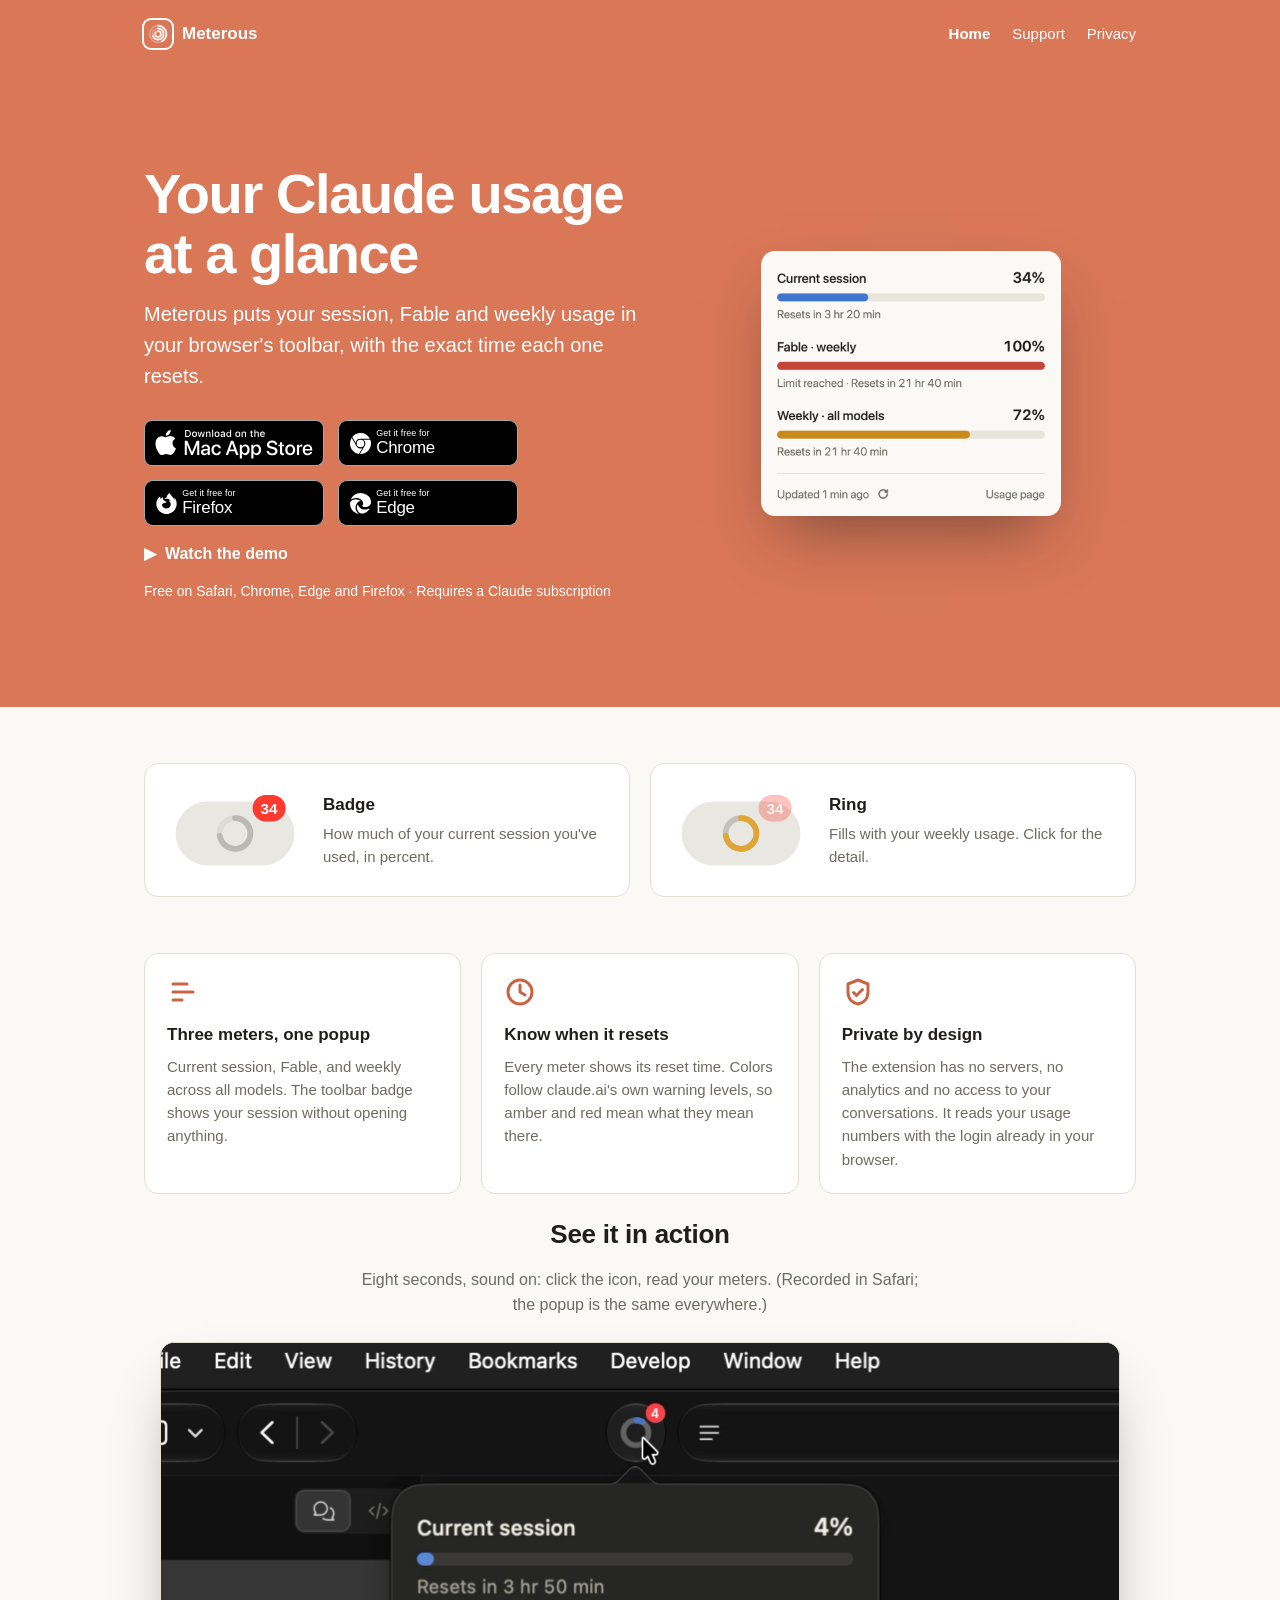
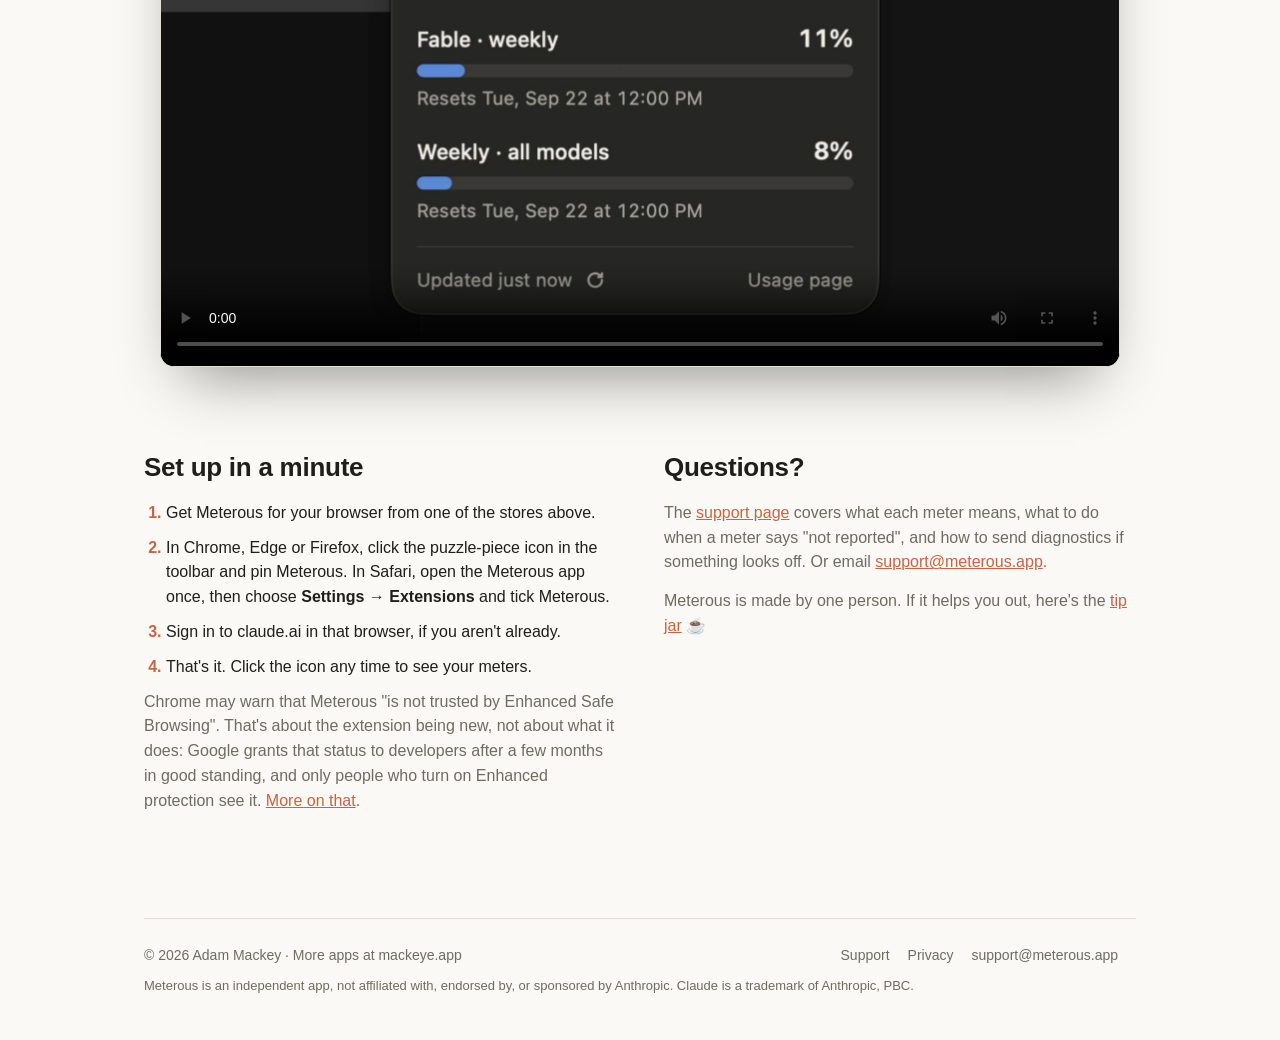
<file: index.html>
<!doctype html>
<html lang="en">
<head>
  <meta charset="utf-8">
  <meta name="viewport" content="width=device-width, initial-scale=1">
  <title>Meterous – your Claude usage at a glance</title>
  <meta name="description" content="A usage meter for Claude subscribers: session, Fable and weekly limits in your browser's toolbar, with the time each one resets. Free for Safari, Chrome, Edge and Firefox.">
  <meta name="theme-color" content="#c96442">
  <link rel="icon" href="favicon.ico" sizes="any">
  <link rel="icon" type="image/png" sizes="192x192" href="favicon-192.png">
  <link rel="icon" type="image/png" sizes="32x32" href="favicon-32.png">
  <link rel="icon" type="image/png" sizes="16x16" href="favicon-16.png">
  <link rel="apple-touch-icon" href="apple-touch-icon.png">
  <meta property="og:type" content="website">
  <meta property="og:site_name" content="Meterous">
  <meta property="og:title" content="Meterous – your Claude usage at a glance">
  <meta property="og:description" content="A usage meter for Claude subscribers: session, Fable and weekly limits in your browser's toolbar, with the time each one resets. Free for Safari, Chrome, Edge and Firefox.">
  <meta property="og:url" content="https://meterous.app/">
  <meta property="og:image" content="https://meterous.app/og.png?v=2">
  <meta name="twitter:card" content="summary_large_image">
  <link rel="canonical" href="https://meterous.app/">
  <!-- Tells Google the site's name, so results can say "Meterous" instead of the domain. -->
  <script type="application/ld+json">{"@context": "https://schema.org", "@type": "WebSite", "name": "Meterous", "url": "https://meterous.app/"}</script>
  <link rel="stylesheet" href="style.css?v=41">
</head>
<body>
<div class="wrap">
  <nav class="nav">
    <a class="brand" href="index.html"><img src="icon.png" width="28" height="28" alt="">Meterous</a>
    <div class="links"><a href="index.html" aria-current="page">Home</a><a href="support.html">Support</a><a href="privacy.html">Privacy</a></div>
  </nav>
  <section class="hero">
    <div>
      <h1>Your <span style="white-space:nowrap">Claude usage</span> <span style="white-space:nowrap">at a glance</span></h1>
      <p class="lead">Meterous puts your session, Fable and weekly usage in your browser's toolbar, with the exact time each one resets.</p>
      <div class="badges" id="installs">
        <a class="store-badge" href="https://apps.apple.com/app/id6812785648" rel="noopener"><img src="mac-app-store-badge-black.svg" width="180" height="46" alt="Download on the Mac App Store"></a>
        <a class="store-badge browser" href="https://chromewebstore.google.com/detail/meterous/bdcgeladkdlilimaijoaopiglppfdfkc" rel="noopener"><svg viewBox="0 0 24 24" width="24" height="24" fill="currentColor" aria-hidden="true"><path d="M12 0C8.21 0 4.831 1.757 2.632 4.501l3.953 6.848A5.454 5.454 0 0 1 12 6.545h10.691A12 12 0 0 0 12 0zM1.931 5.47A11.943 11.943 0 0 0 0 12c0 6.012 4.42 10.991 10.189 11.864l3.953-6.847a5.45 5.45 0 0 1-6.865-2.29zm13.342 2.166a5.446 5.446 0 0 1 1.45 7.09l.002.001h-.002l-5.344 9.257c.206.01.413.016.621.016 6.627 0 12-5.373 12-12 0-1.54-.29-3.011-.818-4.364zM12 16.364a4.364 4.364 0 1 1 0-8.728 4.364 4.364 0 0 1 0 8.728Z"/></svg><span><small>Get it free for</small>Chrome</span></a>
        <a class="store-badge browser" href="https://addons.mozilla.org/firefox/addon/meterous/" rel="noopener"><svg viewBox="0 0 24 24" width="24" height="24" fill="currentColor" aria-hidden="true"><path d="M8.824 7.287c.008 0 .004 0 0 0zm-2.8-1.4c.006 0 .003 0 0 0zm16.754 2.161c-.505-1.215-1.53-2.528-2.333-2.943.654 1.283 1.033 2.57 1.177 3.53l.002.02c-1.314-3.278-3.544-4.6-5.366-7.477-.091-.147-.184-.292-.273-.446a3.545 3.545 0 01-.13-.24 2.118 2.118 0 01-.172-.46.03.03 0 00-.027-.03.038.038 0 00-.021 0l-.006.001a.037.037 0 00-.01.005L15.624 0c-2.585 1.515-3.657 4.168-3.932 5.856a6.197 6.197 0 00-2.305.587.297.297 0 00-.147.37c.057.162.24.24.396.17a5.622 5.622 0 012.008-.523l.067-.005a5.847 5.847 0 011.957.222l.095.03a5.816 5.816 0 01.616.228c.08.036.16.073.238.112l.107.055a5.835 5.835 0 01.368.211 5.953 5.953 0 012.034 2.104c-.62-.437-1.733-.868-2.803-.681 4.183 2.09 3.06 9.292-2.737 9.02a5.164 5.164 0 01-1.513-.292 4.42 4.42 0 01-.538-.232c-1.42-.735-2.593-2.121-2.74-3.806 0 0 .537-2 3.845-2 .357 0 1.38-.998 1.398-1.287-.005-.095-2.029-.9-2.817-1.677-.422-.416-.622-.616-.8-.767a3.47 3.47 0 00-.301-.227 5.388 5.388 0 01-.032-2.842c-1.195.544-2.124 1.403-2.8 2.163h-.006c-.46-.584-.428-2.51-.402-2.913-.006-.025-.343.176-.389.206-.406.29-.787.616-1.136.974-.397.403-.76.839-1.085 1.303a9.816 9.816 0 00-1.562 3.52c-.003.013-.11.487-.19 1.073-.013.09-.026.181-.037.272a7.8 7.8 0 00-.069.667l-.002.034-.023.387-.001.06C.386 18.795 5.593 24 12.016 24c5.752 0 10.527-4.176 11.463-9.661.02-.149.035-.298.052-.448.232-1.994-.025-4.09-.753-5.844z"/></svg><span><small>Get it free for</small>Firefox</span></a>
        <a class="store-badge browser" href="https://microsoftedge.microsoft.com/addons/detail/meterous/lhjchlijanapakdhecnpmcanedojccgg" rel="noopener"><svg viewBox="0 0 24 24" width="24" height="24" fill="currentColor" aria-hidden="true"><path d="M21.86 17.86q.14 0 .25.12.1.13.1.25t-.11.33l-.32.46-.43.53-.44.5q-.21.25-.38.42l-.22.23q-.58.53-1.34 1.04-.76.51-1.6.91-.86.4-1.74.64t-1.67.24q-.9 0-1.69-.28-.8-.28-1.48-.78-.68-.5-1.22-1.17-.53-.66-.92-1.44-.38-.77-.58-1.6-.2-.83-.2-1.67 0-1 .32-1.96.33-.97.87-1.8.14.95.55 1.77.41.82 1.02 1.5.6.68 1.38 1.21.78.54 1.64.9.86.36 1.77.56.92.2 1.8.2 1.12 0 2.18-.24 1.06-.23 2.06-.72l.2-.1.2-.05zm-15.5-1.27q0 1.1.27 2.15.27 1.06.78 2.03.51.96 1.24 1.77.74.82 1.66 1.4-1.47-.2-2.8-.74-1.33-.55-2.48-1.37-1.15-.83-2.08-1.9-.92-1.07-1.58-2.33T.36 14.94Q0 13.54 0 12.06q0-.81.32-1.49.31-.68.83-1.23.53-.55 1.2-.96.66-.4 1.35-.66.74-.27 1.5-.39.78-.12 1.55-.12.7 0 1.42.1.72.12 1.4.35.68.23 1.32.57.63.35 1.16.83-.35 0-.7.07-.33.07-.65.23v-.02q-.63.28-1.2.74-.57.46-1.05 1.04-.48.58-.87 1.26-.38.67-.65 1.39-.27.71-.42 1.44-.15.72-.15 1.38zM11.96.06q1.7 0 3.33.39 1.63.38 3.07 1.15 1.43.77 2.62 1.93 1.18 1.16 1.98 2.7.49.94.76 1.96.28 1 .28 2.08 0 .89-.23 1.7-.24.8-.69 1.48-.45.68-1.1 1.22-.64.53-1.45.88-.54.24-1.11.36-.58.13-1.16.13-.42 0-.97-.03-.54-.03-1.1-.12-.55-.1-1.05-.28-.5-.19-.84-.5-.12-.09-.23-.24-.1-.16-.1-.33 0-.15.16-.35.16-.2.35-.5.2-.28.36-.68.16-.4.16-.95 0-1.06-.4-1.96-.4-.91-1.06-1.64-.66-.74-1.52-1.28-.86-.55-1.79-.89-.84-.3-1.72-.44-.87-.14-1.76-.14-1.55 0-3.06.45T.94 7.55q.71-1.74 1.81-3.13 1.1-1.38 2.52-2.35Q6.68 1.1 8.37.58q1.7-.52 3.58-.52Z"/></svg><span><small>Get it free for</small>Edge</span></a>
      </div>
      <p class="demo-link"><a id="watch-demo" href="#demo">▶&#xFE0E;&nbsp; Watch the demo</a></p>
      <p class="fineprint">Free on Safari, Chrome, Edge and Firefox · Requires a Claude subscription</p>
    </div>
    <div class="hero-shot">
      <picture>
        <source srcset="popup-dark.png" media="(prefers-color-scheme: dark)">
        <img src="popup-light.png" width="300" height="265" alt="The Meterous popup: three meters for the current session, Fable, and weekly usage">
      </picture>
    </div>
  </section>

  <section class="states" aria-label="What the toolbar icon shows">
    <figure class="state">
      <svg viewBox="0 0 120 84" role="img" aria-label="The Meterous toolbar icon with its badge reading 34">
        <rect class="tb-bg" x="6" y="16" width="108" height="58" rx="29"/>
        <g class="tb-dim">
          <circle class="tb-track" cx="60" cy="45" r="14"/>
          <circle class="tb-ring" cx="60" cy="45" r="14" stroke-dasharray="63.3 88" transform="rotate(-90 60 45)"/>
        </g>
        <rect class="tb-badge" x="76" y="10" width="30" height="24" rx="12"/>
        <text class="tb-badge-text" x="91" y="27" text-anchor="middle">34</text>
      </svg>
      <figcaption><strong>Badge</strong>How much of your current session you've used, in percent.</figcaption>
    </figure>
    <figure class="state">
      <svg viewBox="0 0 120 84" role="img" aria-label="The Meterous toolbar icon with its ring 72% full">
        <rect class="tb-bg" x="6" y="16" width="108" height="58" rx="29"/>
        <circle class="tb-track" cx="60" cy="45" r="14"/>
        <circle class="tb-ring warning" cx="60" cy="45" r="14" stroke-dasharray="63.3 88" transform="rotate(-90 60 45)"/>
        <g class="tb-dim">
          <rect class="tb-badge" x="76" y="10" width="30" height="24" rx="12"/>
          <text class="tb-badge-text" x="91" y="27" text-anchor="middle">34</text>
        </g>
      </svg>
      <figcaption><strong>Ring</strong>Fills with your weekly usage. Click for the detail.</figcaption>
    </figure>
  </section>
  <section class="features">
    <div class="feature">
      <svg viewBox="0 0 32 32" width="32" height="32" fill="none" stroke="currentColor" stroke-width="3" stroke-linecap="round" aria-hidden="true"><path d="M6 8h14M6 16h20M6 24h9"/></svg>
      <h3>Three meters, one popup</h3>
      <p>Current session, Fable, and weekly across all models. The toolbar badge shows your session without opening anything.</p>
    </div>
    <div class="feature">
      <svg viewBox="0 0 32 32" width="32" height="32" fill="none" stroke="currentColor" stroke-width="3" stroke-linecap="round" aria-hidden="true"><circle cx="16" cy="16" r="12"/><path d="M16 9v7l5 3"/></svg>
      <h3>Know when it resets</h3>
      <p>Every meter shows its reset time. Colors follow claude.ai's own warning levels, so amber and red mean what they mean there.</p>
    </div>
    <div class="feature">
      <svg viewBox="0 0 32 32" width="32" height="32" fill="none" stroke="currentColor" stroke-width="3" stroke-linecap="round" stroke-linejoin="round" aria-hidden="true"><path d="M16 4l10 4v8c0 7-4.5 11-10 12C10.5 27 6 23 6 16V8z"/><path d="M11.5 16.5l3 3 6-6"/></svg>
      <h3>Private by design</h3>
      <p>The extension has no servers, no analytics and no access to your conversations. It reads your usage numbers with the login already in your browser.</p>
    </div>
  </section>

  <section class="demo" id="demo">
    <h2 class="section-title">See it in action</h2>
    <p class="section-note">Eight seconds, sound on: click the icon, read your meters. (Recorded in Safari; the popup is the same everywhere.)</p>
    <video class="demo-video" controls preload="metadata" playsinline poster="demo-poster.jpg?v=2" width="1920" height="1248">
      <source src="demo.mp4?v=2" type="video/mp4">
      Your browser can't play this video. <a href="demo.mp4?v=2">Download it</a> instead.
    </video>
  </section>

  <section class="howto">
    <div>
      <h2 class="section-title">Set up in a minute</h2>
      <ol class="steps">
        <li>Get Meterous for your browser from one of the stores above.</li>
        <li>In Chrome, Edge or Firefox, click the puzzle-piece icon in the toolbar and pin Meterous. In Safari, open the Meterous app once, then choose <strong>Settings → Extensions</strong> and tick Meterous.</li>
        <li>Sign in to claude.ai in that browser, if you aren't already.</li>
        <li>That's it. Click the icon any time to see your meters.</li>
      </ol>
      <p class="section-note">Chrome may warn that Meterous "is not trusted by Enhanced Safe Browsing". That's about the extension being new, not about what it does: Google grants that status to developers after a few months in good standing, and only people who turn on Enhanced protection see it. <a href="support.html">More on that</a>.</p>
    </div>
    <div>
      <h2 class="section-title">Questions?</h2>
      <p class="section-note">The <a href="support.html">support page</a> covers what each meter means, what to do when a meter says "not reported", and how to send diagnostics if something looks off. Or email <a href="mailto:support@meterous.app">support@meterous.app</a>.</p>
      <p class="section-note coffee">Meterous is made by one person. If it helps you out, here's the <a href="https://buymeacoffee.com/adammackey" rel="noopener">tip jar</a> ☕</p>
    </div>
  </section>
  <footer>
    <div class="row">
      <span>© 2026 Adam Mackey · <a href="https://mackeye.app">More apps at mackeye.app</a></span>
      <span><a href="support.html">Support</a><a href="privacy.html">Privacy</a><a href="mailto:support@meterous.app">support@meterous.app</a></span>
    </div>
    <p class="legal">Meterous is an independent app, not affiliated with, endorsed by, or sponsored by Anthropic. Claude is a trademark of Anthropic, PBC.</p>
  </footer>
</div>
<script>
  // "Watch the demo": scroll to the player and start it (a click counts as a user gesture).
  document.getElementById("watch-demo").addEventListener("click", (e) => {
    const video = document.querySelector(".demo-video");
    if (!video) return;
    e.preventDefault();
    video.scrollIntoView({ behavior: "smooth", block: "center" });
    video.play().catch(() => {});
  });
</script>
<!-- Cloudflare Web Analytics --><script type='module' src='https://static.cloudflareinsights.com/beacon.min.js' data-cf-beacon='{"token": "9b0b56b1862243bfb041d1510386493e"}'></script><!-- End Cloudflare Web Analytics -->
</body>
</html>
</file>
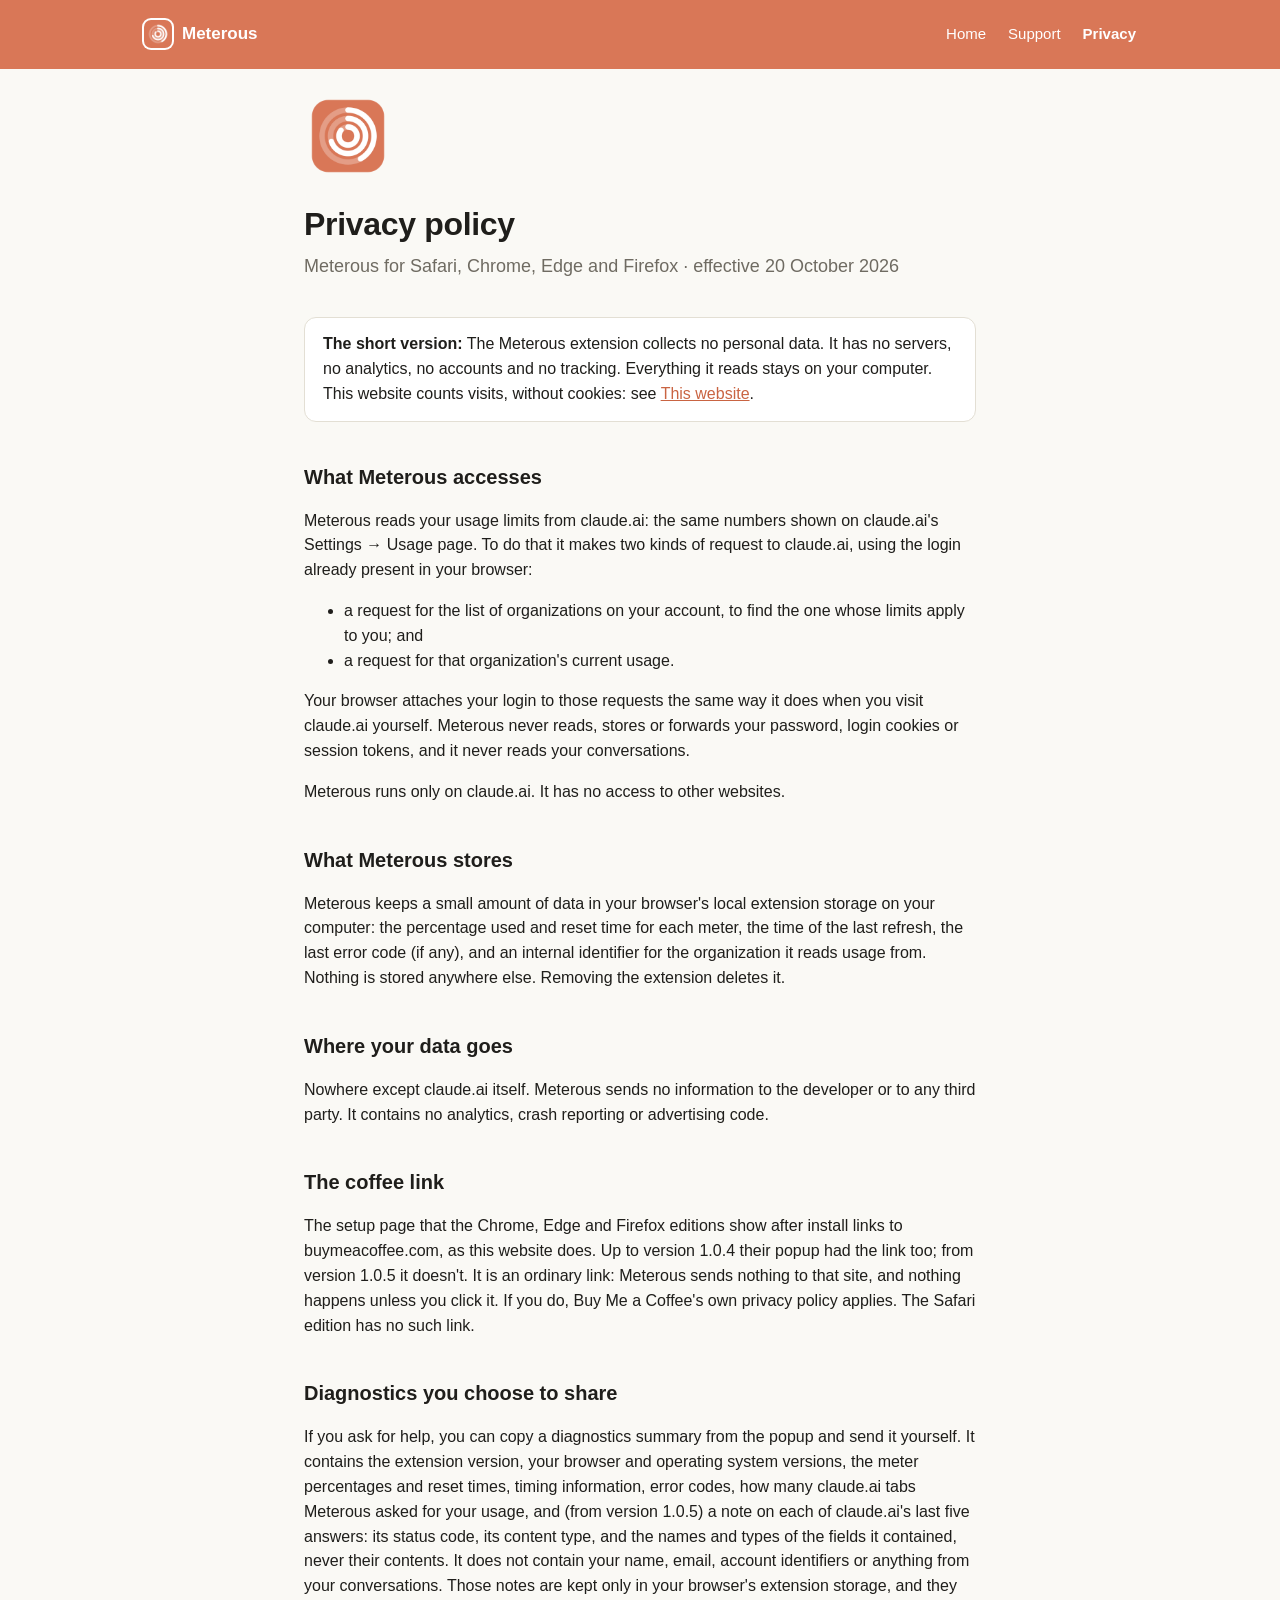
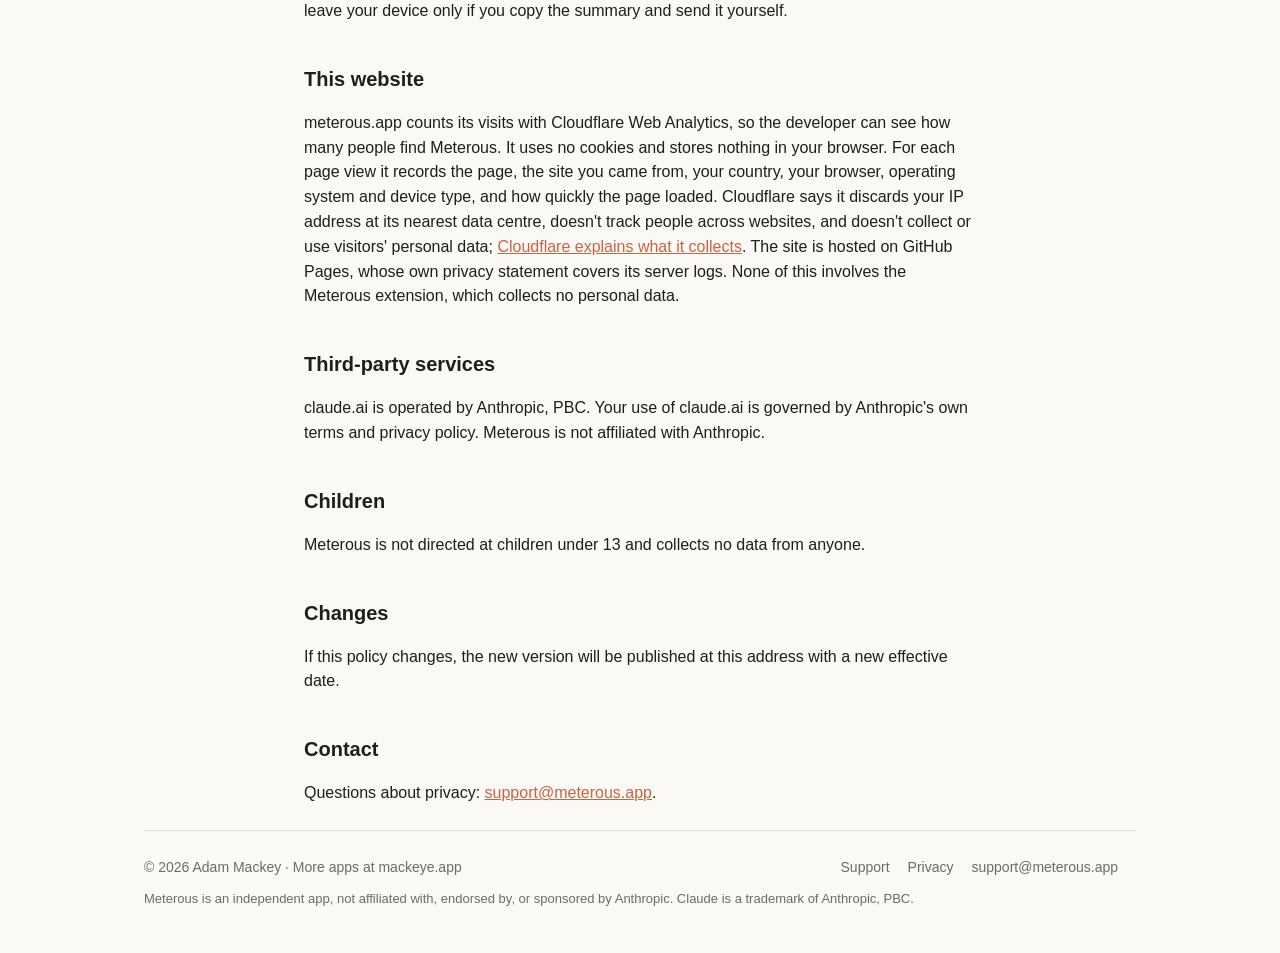
<file: privacy.html>
<!doctype html>
<html lang="en">
<head>
  <meta charset="utf-8">
  <meta name="viewport" content="width=device-width, initial-scale=1">
  <title>Meterous – privacy policy</title>
  <meta name="description" content="Meterous collects no personal data: no servers, no analytics, nothing leaves your Mac.">
  <meta name="theme-color" content="#c96442">
  <link rel="icon" href="favicon.ico" sizes="any">
  <link rel="icon" type="image/png" sizes="192x192" href="favicon-192.png">
  <link rel="icon" type="image/png" sizes="32x32" href="favicon-32.png">
  <link rel="icon" type="image/png" sizes="16x16" href="favicon-16.png">
  <link rel="apple-touch-icon" href="apple-touch-icon.png">
  <meta property="og:type" content="website">
  <meta property="og:site_name" content="Meterous">
  <meta property="og:title" content="Meterous – privacy policy">
  <meta property="og:description" content="Meterous collects no personal data: no servers, no analytics, nothing leaves your Mac.">
  <meta property="og:url" content="https://meterous.app/privacy.html">
  <link rel="canonical" href="https://meterous.app/privacy.html">
  <meta property="og:image" content="https://meterous.app/og.png">
  <meta name="twitter:card" content="summary_large_image">
  <link rel="stylesheet" href="style.css?v=41">
</head>
<body>
<div class="wrap">
  <nav class="nav">
    <a class="brand" href="index.html"><img src="icon.png" width="28" height="28" alt="">Meterous</a>
    <div class="links"><a href="index.html">Home</a><a href="support.html">Support</a><a href="privacy.html" aria-current="page">Privacy</a></div>
  </nav>
</div>
<div class="wrap narrow">
  <header class="page">
    <img src="icon.png" width="88" height="88" alt="">
    <h1>Privacy policy</h1>
    <p class="tagline">Meterous for Safari, Chrome, Edge and Firefox · effective 20 October 2026</p>
  </header>

  <p class="note"><strong>The short version:</strong> The Meterous extension collects no personal data. It has no servers, no analytics, no accounts and no tracking. Everything it reads stays on your computer. This website counts visits, without cookies: see <a href="#this-website">This website</a>.</p>

  <h2>What Meterous accesses</h2>
  <p>Meterous reads your usage limits from claude.ai: the same numbers shown on claude.ai's Settings → Usage page. To do that it makes two kinds of request to claude.ai, using the login already present in your browser:</p>
  <ul>
    <li>a request for the list of organizations on your account, to find the one whose limits apply to you; and</li>
    <li>a request for that organization's current usage.</li>
  </ul>
  <p>Your browser attaches your login to those requests the same way it does when you visit claude.ai yourself. Meterous never reads, stores or forwards your password, login cookies or session tokens, and it never reads your conversations.</p>
  <p>Meterous runs only on claude.ai. It has no access to other websites.</p>

  <h2>What Meterous stores</h2>
  <p>Meterous keeps a small amount of data in your browser's local extension storage on your computer: the percentage used and reset time for each meter, the time of the last refresh, the last error code (if any), and an internal identifier for the organization it reads usage from. Nothing is stored anywhere else. Removing the extension deletes it.</p>

  <h2>Where your data goes</h2>
  <p>Nowhere except claude.ai itself. Meterous sends no information to the developer or to any third party. It contains no analytics, crash reporting or advertising code.</p>

  <h2>The coffee link</h2>
  <p>The setup page that the Chrome, Edge and Firefox editions show after install links to buymeacoffee.com, as this website does. Up to version 1.0.4 their popup had the link too; from version 1.0.5 it doesn't. It is an ordinary link: Meterous sends nothing to that site, and nothing happens unless you click it. If you do, Buy Me a Coffee's own privacy policy applies. The Safari edition has no such link.</p>

  <h2>Diagnostics you choose to share</h2>
  <p>If you ask for help, you can copy a diagnostics summary from the popup and send it yourself. It contains the extension version, your browser and operating system versions, the meter percentages and reset times, timing information, error codes, how many claude.ai tabs Meterous asked for your usage, and (from version 1.0.5) a note on each of claude.ai's last five answers: its status code, its content type, and the names and types of the fields it contained, never their contents. It does not contain your name, email, account identifiers or anything from your conversations. Those notes are kept only in your browser's extension storage, and they leave your device only if you copy the summary and send it yourself.</p>

  <h2 id="this-website">This website</h2>
  <p>meterous.app counts its visits with Cloudflare Web Analytics, so the developer can see how many people find Meterous. It uses no cookies and stores nothing in your browser. For each page view it records the page, the site you came from, your country, your browser, operating system and device type, and how quickly the page loaded. Cloudflare says it discards your IP address at its nearest data centre, doesn't track people across websites, and doesn't collect or use visitors' personal data; <a href="https://developers.cloudflare.com/web-analytics/data-metrics/data-origin-and-collection/">Cloudflare explains what it collects</a>. The site is hosted on GitHub Pages, whose own privacy statement covers its server logs. None of this involves the Meterous extension, which collects no personal data.</p>

  <h2>Third-party services</h2>
  <p>claude.ai is operated by Anthropic, PBC. Your use of claude.ai is governed by Anthropic's own terms and privacy policy. Meterous is not affiliated with Anthropic.</p>

  <h2>Children</h2>
  <p>Meterous is not directed at children under 13 and collects no data from anyone.</p>

  <h2>Changes</h2>
  <p>If this policy changes, the new version will be published at this address with a new effective date.</p>

  <h2>Contact</h2>
  <p>Questions about privacy: <a href="mailto:support@meterous.app?subject=Meterous%20privacy">support@meterous.app</a>.</p>

</div>
<div class="wrap">
  <footer>
    <div class="row">
      <span>© 2026 Adam Mackey · <a href="https://mackeye.app">More apps at mackeye.app</a></span>
      <span><a href="support.html">Support</a><a href="privacy.html">Privacy</a><a href="mailto:support@meterous.app">support@meterous.app</a></span>
    </div>
    <p class="legal">Meterous is an independent app, not affiliated with, endorsed by, or sponsored by Anthropic. Claude is a trademark of Anthropic, PBC.</p>
  </footer>
</div>
<!-- Cloudflare Web Analytics --><script type='module' src='https://static.cloudflareinsights.com/beacon.min.js' data-cf-beacon='{"token": "9b0b56b1862243bfb041d1510386493e"}'></script><!-- End Cloudflare Web Analytics -->
</body>
</html>
</file>
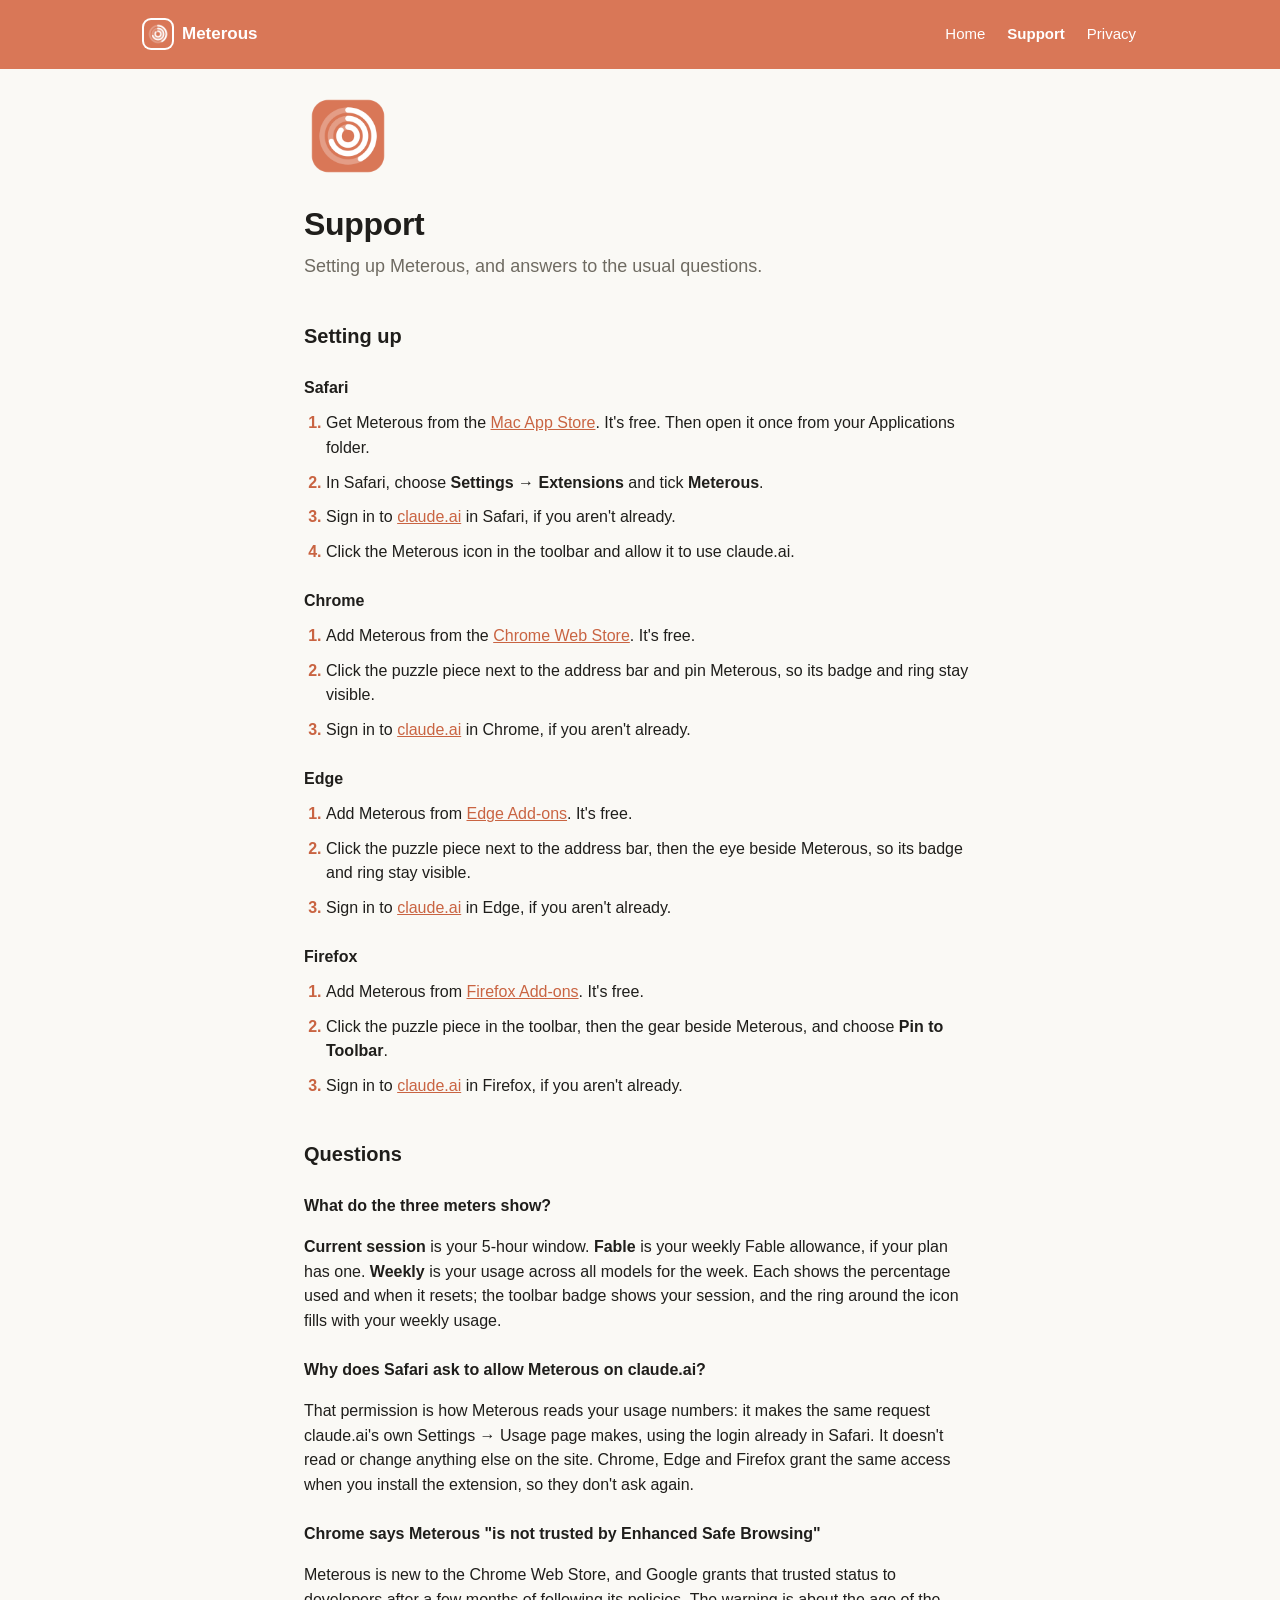
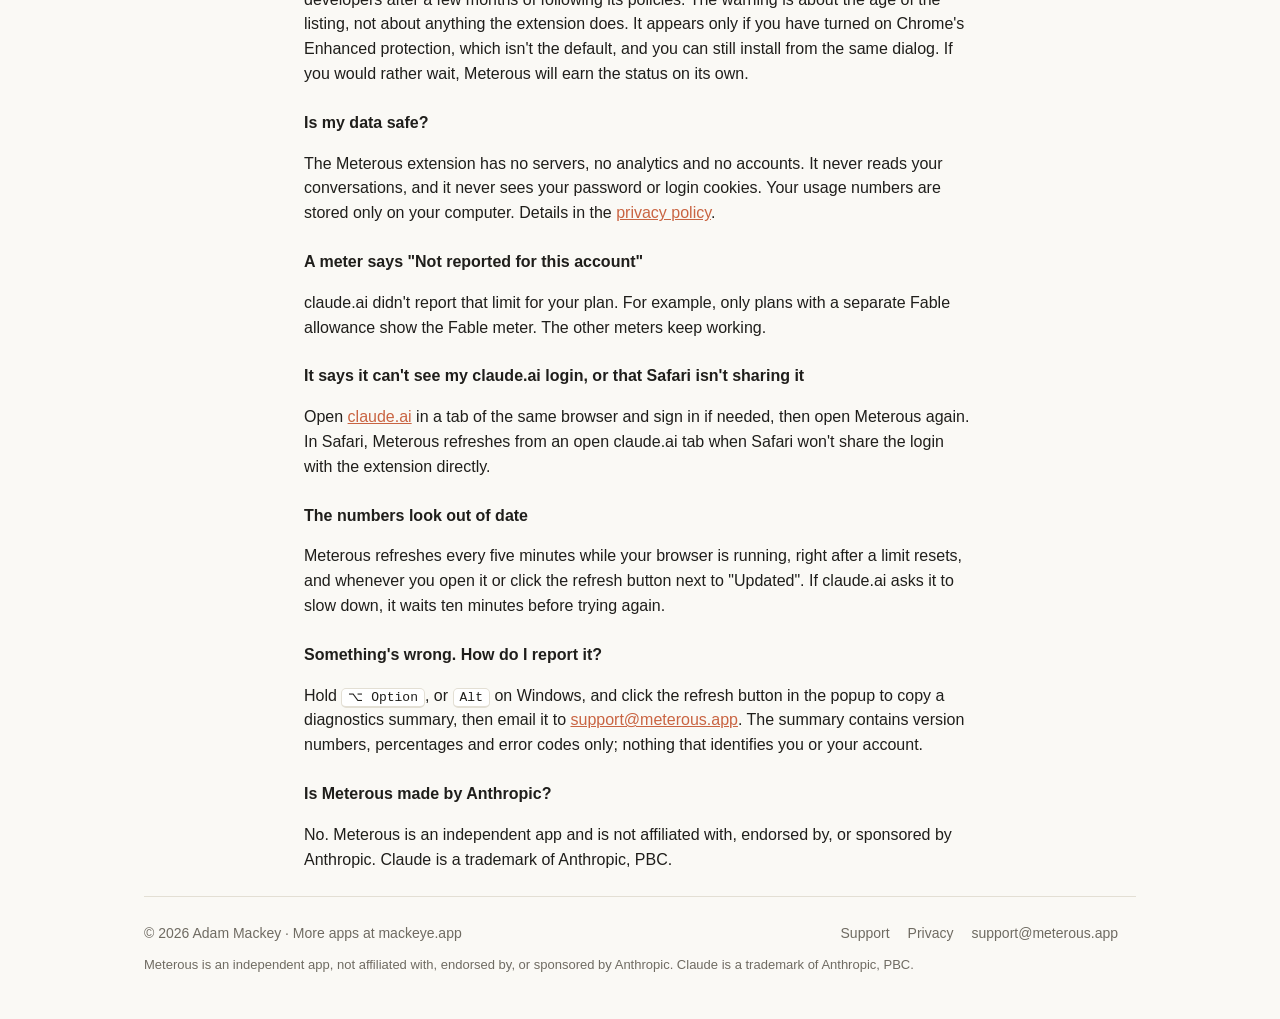
<file: support.html>
<!doctype html>
<html lang="en">
<head>
  <meta charset="utf-8">
  <meta name="viewport" content="width=device-width, initial-scale=1">
  <title>Meterous – support</title>
  <meta name="description" content="Setup steps and answers for Meterous, the Safari usage meter for Claude subscribers.">
  <meta name="theme-color" content="#c96442">
  <link rel="icon" href="favicon.ico" sizes="any">
  <link rel="icon" type="image/png" sizes="192x192" href="favicon-192.png">
  <link rel="icon" type="image/png" sizes="32x32" href="favicon-32.png">
  <link rel="icon" type="image/png" sizes="16x16" href="favicon-16.png">
  <link rel="apple-touch-icon" href="apple-touch-icon.png">
  <meta property="og:type" content="website">
  <meta property="og:site_name" content="Meterous">
  <meta property="og:title" content="Meterous – support">
  <meta property="og:description" content="Setup steps and answers for Meterous, the Safari usage meter for Claude subscribers.">
  <meta property="og:url" content="https://meterous.app/support.html">
  <link rel="canonical" href="https://meterous.app/support.html">
  <meta property="og:image" content="https://meterous.app/og.png">
  <meta name="twitter:card" content="summary_large_image">
  <link rel="stylesheet" href="style.css?v=41">
</head>
<body>
<div class="wrap">
  <nav class="nav">
    <a class="brand" href="index.html"><img src="icon.png" width="28" height="28" alt="">Meterous</a>
    <div class="links"><a href="index.html">Home</a><a href="support.html" aria-current="page">Support</a><a href="privacy.html">Privacy</a></div>
  </nav>
</div>
<div class="wrap narrow">
  <header class="page">
    <img src="icon.png" width="88" height="88" alt="">
    <h1>Support</h1>
    <p class="tagline">Setting up Meterous, and answers to the usual questions.</p>
  </header>

  <h2>Setting up</h2>

  <h3>Safari</h3>
  <ol class="steps">
    <li>Get Meterous from the <a href="https://apps.apple.com/app/id6812785648">Mac App Store</a>. It's free. Then open it once from your Applications folder.</li>
    <li>In Safari, choose <strong>Settings → Extensions</strong> and tick <strong>Meterous</strong>.</li>
    <li>Sign in to <a href="https://claude.ai">claude.ai</a> in Safari, if you aren't already.</li>
    <li>Click the Meterous icon in the toolbar and allow it to use claude.ai.</li>
  </ol>

  <h3>Chrome</h3>
  <ol class="steps">
    <li>Add Meterous from the <a href="https://chromewebstore.google.com/detail/meterous/bdcgeladkdlilimaijoaopiglppfdfkc" rel="noopener">Chrome Web Store</a>. It's free.</li>
    <li>Click the puzzle piece next to the address bar and pin Meterous, so its badge and ring stay visible.</li>
    <li>Sign in to <a href="https://claude.ai">claude.ai</a> in Chrome, if you aren't already.</li>
  </ol>

  <h3>Edge</h3>
  <ol class="steps">
    <li>Add Meterous from <a href="https://microsoftedge.microsoft.com/addons/detail/meterous/lhjchlijanapakdhecnpmcanedojccgg" rel="noopener">Edge Add-ons</a>. It's free.</li>
    <li>Click the puzzle piece next to the address bar, then the eye beside Meterous, so its badge and ring stay visible.</li>
    <li>Sign in to <a href="https://claude.ai">claude.ai</a> in Edge, if you aren't already.</li>
  </ol>

  <h3>Firefox</h3>
  <ol class="steps">
    <li>Add Meterous from <a href="https://addons.mozilla.org/firefox/addon/meterous/" rel="noopener">Firefox Add-ons</a>. It's free.</li>
    <li>Click the puzzle piece in the toolbar, then the gear beside Meterous, and choose <strong>Pin to Toolbar</strong>.</li>
    <li>Sign in to <a href="https://claude.ai">claude.ai</a> in Firefox, if you aren't already.</li>
  </ol>

  <h2>Questions</h2>

  <h3>What do the three meters show?</h3>
  <p><strong>Current session</strong> is your 5-hour window. <strong>Fable</strong> is your weekly Fable allowance, if your plan has one. <strong>Weekly</strong> is your usage across all models for the week. Each shows the percentage used and when it resets; the toolbar badge shows your session, and the ring around the icon fills with your weekly usage.</p>

  <h3>Why does Safari ask to allow Meterous on claude.ai?</h3>
  <p>That permission is how Meterous reads your usage numbers: it makes the same request claude.ai's own Settings → Usage page makes, using the login already in Safari. It doesn't read or change anything else on the site. Chrome, Edge and Firefox grant the same access when you install the extension, so they don't ask again.</p>

  <h3>Chrome says Meterous "is not trusted by Enhanced Safe Browsing"</h3>
  <p>Meterous is new to the Chrome Web Store, and Google grants that trusted status to developers after a few months of following its policies. The warning is about the age of the listing, not about anything the extension does. It appears only if you have turned on Chrome's Enhanced protection, which isn't the default, and you can still install from the same dialog. If you would rather wait, Meterous will earn the status on its own.</p>

  <h3>Is my data safe?</h3>
  <p>The Meterous extension has no servers, no analytics and no accounts. It never reads your conversations, and it never sees your password or login cookies. Your usage numbers are stored only on your computer. Details in the <a href="privacy.html">privacy policy</a>.</p>

  <h3>A meter says "Not reported for this account"</h3>
  <p>claude.ai didn't report that limit for your plan. For example, only plans with a separate Fable allowance show the Fable meter. The other meters keep working.</p>

  <h3>It says it can't see my claude.ai login, or that Safari isn't sharing it</h3>
  <p>Open <a href="https://claude.ai">claude.ai</a> in a tab of the same browser and sign in if needed, then open Meterous again. In Safari, Meterous refreshes from an open claude.ai tab when Safari won't share the login with the extension directly.</p>

  <h3>The numbers look out of date</h3>
  <p>Meterous refreshes every five minutes while your browser is running, right after a limit resets, and whenever you open it or click the refresh button next to "Updated". If claude.ai asks it to slow down, it waits ten minutes before trying again.</p>

  <h3>Something's wrong. How do I report it?</h3>
  <p>Hold <kbd>⌥ Option</kbd>, or <kbd>Alt</kbd> on Windows, and click the refresh button in the popup to copy a diagnostics summary, then email it to <a href="mailto:support@meterous.app?subject=Meterous">support@meterous.app</a>. The summary contains version numbers, percentages and error codes only; nothing that identifies you or your account.</p>

  <h3>Is Meterous made by Anthropic?</h3>
  <p>No. Meterous is an independent app and is not affiliated with, endorsed by, or sponsored by Anthropic. Claude is a trademark of Anthropic, PBC.</p>
</div>
<div class="wrap">
  <footer>
    <div class="row">
      <span>© 2026 Adam Mackey · <a href="https://mackeye.app">More apps at mackeye.app</a></span>
      <span><a href="support.html">Support</a><a href="privacy.html">Privacy</a><a href="mailto:support@meterous.app">support@meterous.app</a></span>
    </div>
    <p class="legal">Meterous is an independent app, not affiliated with, endorsed by, or sponsored by Anthropic. Claude is a trademark of Anthropic, PBC.</p>
  </footer>
</div>
<!-- Cloudflare Web Analytics --><script type='module' src='https://static.cloudflareinsights.com/beacon.min.js' data-cf-beacon='{"token": "9b0b56b1862243bfb041d1510386493e"}'></script><!-- End Cloudflare Web Analytics -->
</body>
</html>
</file>
<file: style.css>
/* ==== BEGIN SHARED — generated from ~/SiteStyle/base.css by ~/SiteStyle/sync.py. Edit it there, not here. ==== */
/* Shared stylesheet for meterous.app and pulseous.app.
   This file is the source of truth. ~/SiteStyle/sync.py copies it, verbatim, into
   the marked block at the top of each site's style.css; each site's own components
   follow that block. Edit here, then run sync.py — never edit the copies. */
:root {
  color-scheme: light dark;
  --bg: #faf9f5;
  --card: #ffffff;
  --text: #1f1e1b;
  --muted: #6f6b62;
  --line: #e3dfd4;
  --accent: #c96442;
  --band: #d97757;   /* the apps' clay: their icons' colour, and MackEye's --clay */
  --on-band: #fff;
  --tb-bg: #e9e7e1;  /* the toolbar pictures in the state cards: button and glyph */
  --tb-glyph: #55524b;
}
@media (prefers-color-scheme: dark) {
  :root { --bg: #262624; --card: #2f2e2b; --text: #f0eee6; --muted: #a6a39a; --line: #3f3d39; --accent: #d97757;
          --tb-bg: #171716; --tb-glyph: #d0cec8; }
}
* { box-sizing: border-box; }
body {
  margin: 0;
  background: var(--bg);
  color: var(--text);
  font: 16px/1.55 -apple-system, BlinkMacSystemFont, "Helvetica Neue", Helvetica, Arial, sans-serif;
}
/* The hero glow reaches past the screenshot, and on a phone that is past the edge of the
   screen: the page scrolled sideways, and Chrome on Android zoomed out to fit it. Clip it
   at the edge. It has to be on both elements: set on body alone, the value is handed up
   to the viewport and body itself goes back to visible, so nothing is clipped. */
html, body { overflow-x: hidden; overflow-x: clip; }
a { color: var(--accent); }
.wrap { max-width: 1040px; margin: 0 auto; padding: 0 24px; }
.narrow { max-width: 720px; }

/* The band, as on mackeye.app (2026-09-28): the nav and the hero sit on a full-width
   band of the apps' clay, with white text, in light and dark mode alike. It's their own
   background, stretched to the window's edges by a spread shadow and clipped back to
   their height, so the markup stays as it is. Support and Privacy get just the nav. */
.nav, .hero { background: var(--band); box-shadow: 0 0 0 100vmax var(--band); clip-path: inset(0 -100vmax); }
/* The nav's clay reaches 1px under it, so where it meets the hero mid-pixel the page
   behind can't show through as a dark hairline. The hero paints over the overlap. */
.nav { clip-path: inset(0 -100vmax -1px); }
/* The band paints the hero's padding too, so the space between the band and the first
   cards has to be a margin: 56px, the gap Pulseous already leaves between its two rows of cards. */
.hero { margin-bottom: 56px; }

/* Navigation */
.nav { display: flex; align-items: center; justify-content: space-between; padding: 20px 0; }
.brand { display: flex; align-items: center; gap: 10px; color: var(--on-band); text-decoration: none; font-weight: 600; font-size: 17px; }
/* A white ring, so the clay tile doesn't vanish into the clay band. */
.brand img { width: 28px; height: 28px; border-radius: 7px; box-shadow: 0 0 0 2px var(--on-band); }
/* Full white: dimming them dropped them to about 2.7:1 on the clay. The current page is
   marked by weight instead. */
.nav .links a { margin-left: 22px; color: var(--on-band); text-decoration: none; font-size: 15px; }
.nav .links a[aria-current] { font-weight: 600; }
.nav .links a:hover { text-decoration: underline; text-underline-offset: 4px; }

/* Home: hero */
.hero { display: grid; grid-template-columns: 1.1fr 1fr; gap: 48px; align-items: center; padding: 56px 0 64px; }
.hero h1 { margin: 0 0 16px; font-size: 56px; line-height: 1.06; letter-spacing: -0.025em; text-wrap: balance; color: var(--on-band); }
.lead { margin: 0 0 28px; font-size: 20px; color: var(--muted); }
.cta { display: inline-flex; align-items: center; gap: 9px; padding: 12px 20px; border-radius: 10px; background: var(--accent); color: #fff; text-decoration: none; font-weight: 600; }
.cta svg { display: block; flex: none; }
.demo-link { margin: 16px 0 0; }
.demo-link a { color: var(--text); font-weight: 600; text-decoration: none; }
.demo-link a:hover { color: var(--accent); }
.cta:hover { filter: brightness(1.06); }
.cta.soon { background: var(--card); color: var(--muted); border: 1px solid var(--line); font-weight: 500; }
.cta-row { display: flex; flex-wrap: wrap; gap: 12px; align-items: center; }
.fineprint { margin: 14px 0 0; font-size: 14px; color: var(--muted); }
/* On the band. White on clay is 3.1:1, so the lead gets a little more weight. */
.hero .lead { color: var(--on-band); font-weight: 500; }
.hero .fineprint { color: var(--on-band); }
.hero .demo-link a, .hero .demo-link a:hover { color: var(--on-band); }
.hero .demo-link a:hover { text-decoration: underline; }
/* Store badges. Apple's badge is Apple's own artwork, shown exactly as supplied: its
   marketing guidelines ask for the black one whenever other stores' badges sit beside
   it, first in the row, never modified or animated (so: no hover effect), at least 40px
   tall, with clear space of a quarter of its height. The browser badges are ours, drawn
   to match it. Their glyph and type are sized in cqw, relative to the badge, so they
   shrink in step with Apple's artwork when the grid narrows on a phone; the px values
   are for browsers without container units. The logo sits at the left inset Apple's
   logo uses and the text follows it, left-aligned, the way Apple's badge is laid out.
   Centring the text was tried twice (logo and text centred together, then text centred
   beside a left logo) and both looked off next to Apple's badge. */
.badges { display: grid; grid-template-columns: repeat(2, minmax(0, 180px)); gap: 14px; }
.store-badge { display: block; border-radius: 5% / 19.5%; color: #fff; text-decoration: none; }
.store-badge img { display: block; width: 100%; height: auto; }
.store-badge.browser { container-type: inline-size; display: flex; align-items: center; gap: 3.6%; aspect-ratio: 156.1 / 40; padding: 0 5.9%; border: 1px solid #a6a6a6; background: #000; }
.store-badge.browser svg { display: block; flex: none; width: 24px; height: 24px; width: 13.4cqw; height: 13.4cqw; }
.store-badge.browser span { display: block; font-size: 19.5px; font-size: 10.8cqw; font-weight: 450; line-height: 1; letter-spacing: -0.015em; white-space: nowrap; }
.store-badge.browser small { display: block; margin-bottom: 2px; margin-bottom: 0.9cqw; font-size: 10px; font-size: 5.7cqw; font-weight: 400; letter-spacing: 0.01em; }
/* On the band, a deep shadow gives the popup its depth. (It had a clay glow behind it,
   which meant nothing once the band was clay too.) */
.hero-shot { position: relative; margin: 0; justify-self: center; }
.hero-shot picture { display: block; }
.hero-shot img { display: block; width: 340px; max-width: 100%; height: auto; border-radius: 14px; box-shadow: 0 30px 60px -20px rgba(31, 30, 27, 0.5); }

/* Home: two cards under the band, each a picture of the toolbar icon and what it's saying.
   Each site draws its own icon inside; .tb-bg is the toolbar button behind it. */
.states { display: grid; grid-template-columns: 1fr 1fr; gap: 20px; padding-bottom: 56px; }
.state { display: flex; align-items: center; gap: 22px; margin: 0; padding: 20px 24px; border-radius: 14px; background: var(--card); border: 1px solid var(--line); }
.state svg { flex: none; width: 132px; height: auto; }
.tb-bg { fill: var(--tb-bg); }
.state figcaption { font-size: 15px; color: var(--muted); }
.state figcaption strong { display: block; margin-bottom: 3px; font-size: 17px; color: var(--text); }

/* Home: features and steps */
.features { display: grid; grid-template-columns: repeat(3, 1fr); gap: 20px; padding-bottom: 20px; }
.feature { padding: 22px; border-radius: 14px; background: var(--card); border: 1px solid var(--line); }
.feature svg { display: block; width: 32px; height: 32px; margin-bottom: 14px; color: var(--accent); }
.feature h3 { margin: 0 0 6px; font-size: 17px; }
.feature p { margin: 0; font-size: 15px; color: var(--muted); }
.howto { display: grid; grid-template-columns: 1fr 1fr; gap: 48px; padding-bottom: 80px; }
.section-title { margin: 0 0 14px; font-size: 26px; letter-spacing: -0.01em; }
.section-note { margin: 0; color: var(--muted); }
.coffee { margin-top: 14px; }
ol.steps { margin: 0; padding-left: 22px; }
ol.steps li { margin: 10px 0; }
ol.steps li::marker { color: var(--accent); font-weight: 600; }

/* Home: demo video */
.demo { padding-bottom: 80px; text-align: center; }
.demo .section-note { max-width: 560px; margin: 0 auto; }
.demo-video { display: block; width: 100%; max-width: 960px; height: auto; margin: 24px auto 0; border-radius: 14px; border: 1px solid var(--line); box-shadow: 0 30px 60px -24px rgba(0, 0, 0, 0.45); background: #000; }

/* Support and privacy pages */
header.page { text-align: left; margin: 24px 0 36px; }
header.page img { width: 88px; height: 88px; border-radius: 20px; }
header.page h1 { margin: 12px 0 4px; font-size: 32px; letter-spacing: -0.01em; }
.tagline { margin: 0; font-size: 18px; color: var(--muted); }
h2 { margin: 40px 0 12px; font-size: 20px; }
h3 { margin: 24px 0 6px; font-size: 16px; }
.note { padding: 14px 18px; border-radius: 12px; background: var(--card); border: 1px solid var(--line); }
kbd { padding: 1px 6px; border: 1px solid var(--line); border-bottom-width: 2px; border-radius: 5px; background: var(--card); font: 13px ui-monospace, Menlo, monospace; }

/* Footer */
footer { margin-top: 24px; border-top: 1px solid var(--line); padding: 26px 0 44px; font-size: 14px; color: var(--muted); }
footer .row { display: flex; flex-wrap: wrap; gap: 8px 24px; justify-content: space-between; }
footer a { color: var(--muted); text-decoration: none; margin-right: 18px; }
footer a:hover { color: var(--text); }
footer .legal { margin: 10px 0 0; font-size: 13px; }

@media (max-width: 980px) {
  .hero { grid-template-columns: 1fr; gap: 36px; padding: 32px 0 56px; }
}

@media (max-width: 760px) {
  .hero { grid-template-columns: 1fr; gap: 32px; padding: 24px 0 48px; }
  .hero h1 { font-size: 36px; }
  .states, .features, .howto { grid-template-columns: 1fr; }
}

/* Narrower than 360px the nav doesn't fit on one line, and the overflow clip cut off its last
   link ("Privacy" at 320px). Let the links drop to a second line instead. */
@media (max-width: 359px) {
  .nav { flex-wrap: wrap; row-gap: 6px; }
  .nav .links a:first-child { margin-left: 0; }
}

/* Narrower than this, two badges side by side would take Apple's below its 40px minimum. */
@media (max-width: 374px) {
  .badges { grid-template-columns: minmax(0, 180px); }
}
/* ==== END SHARED ==== */

/* ==== Meterous only ==== */

/* Its pictures in the two state cards (the cards themselves are shared): the weekly ring and
   the session badge. Each card dims the part the other card is about. */
.tb-track { fill: none; stroke: var(--tb-glyph); stroke-width: 5.2; opacity: 0.25; }
.tb-ring { fill: none; stroke: var(--tb-glyph); stroke-width: 5.2; stroke-linecap: round; }
.tb-ring.warning { stroke: #e0a534; }  /* the icon's own amber */
.tb-badge { fill: #ff3b30; }
.tb-badge-text { fill: #fff; font: 700 14px -apple-system, BlinkMacSystemFont, "Helvetica Neue", sans-serif; }
.tb-dim { opacity: 0.3; }

/* The popup is 300px wide, so its screenshot is shown at real size, the way pulseous.app shows
   its 340px popup. At 340px it was blown up 13%, and its text and buttons looked bigger than
   Pulseous's. */
.hero-shot img { width: 300px; }
/* Pulseous's popup screenshot is 519px tall, and it sets the height of that site's band. Keeping
   the same height here puts meterous.app's band, headline and buttons exactly where pulseous.app's
   are. Side by side only: stacked on narrower screens, each hero is as tall as its own content. */
@media (min-width: 981px) {
  .hero-shot { min-height: 519px; display: flex; align-items: center; }
}
</file>
